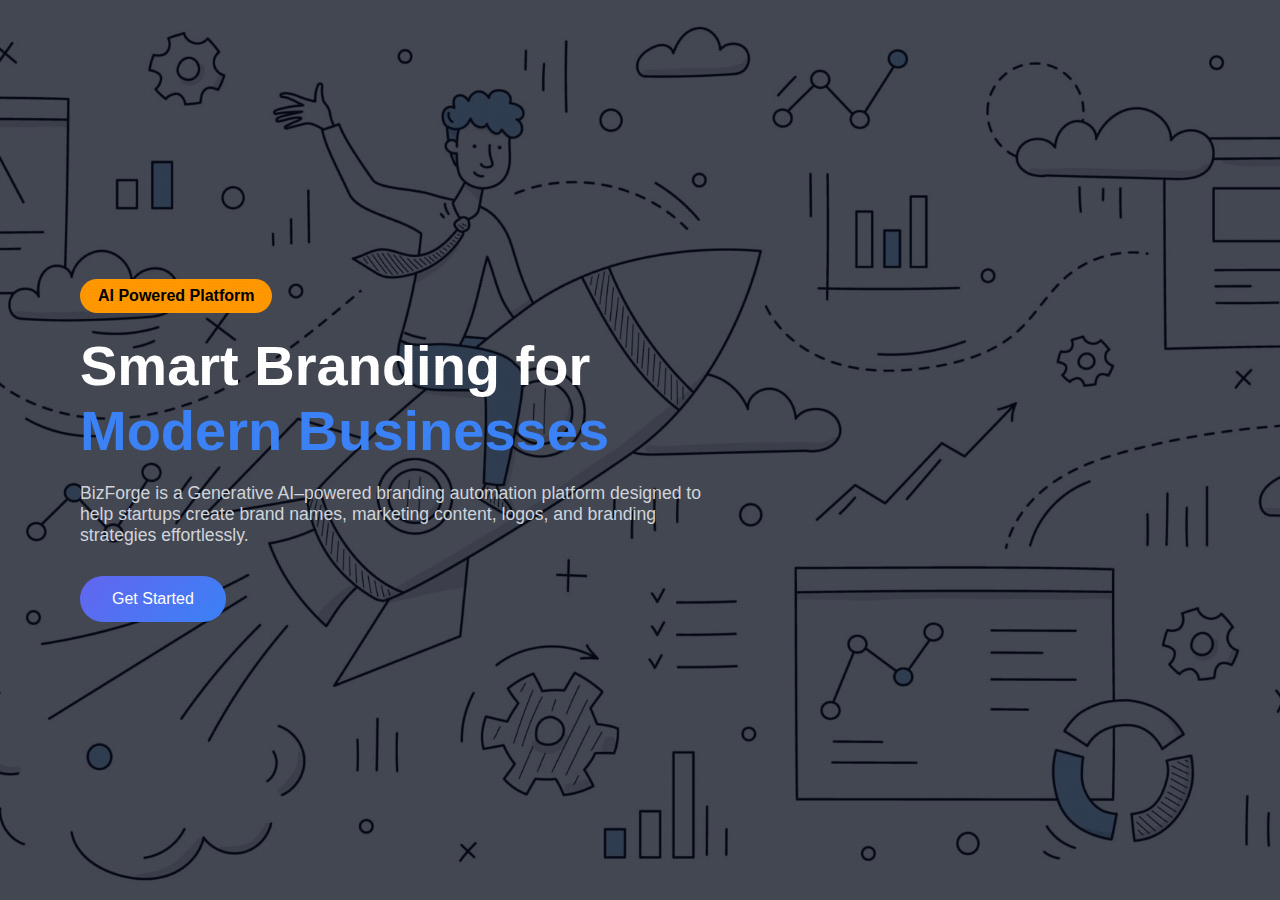
<file: frontend/landing.html>
<!DOCTYPE html>
<html lang="en">
<head>
  <meta charset="UTF-8">
  <title>BizForge – AI Branding Platform</title>
  <link rel="stylesheet" href="style.css">
</head>
<body>

<!-- HERO SECTION -->
<section class="hero">

  <div class="hero-content">
    <span class="badge">AI Powered Platform</span>

    <h1>
      Smart Branding for<br>
      <span>Modern Businesses</span>
    </h1>

    <p>
      BizForge is a Generative AI–powered branding automation platform
      designed to help startups create brand names, marketing content,
      logos, and branding strategies effortlessly.
    </p>

    <div class="hero-buttons">
      <button class="primary-btn" onclick="enterApp()">Get Started</button>
    </div>
  </div>

</section>

<script>
  function enterApp() {
    window.location.href = "index.html";
  }
</script>

</body>
</html>
</file>
<file: frontend/style.css>
/* ================= GLOBAL ================= */
* {
  margin: 0;
  padding: 0;
  box-sizing: border-box;
  font-family: Arial, sans-serif;
}

body {
  min-height: 100vh;

  /* Vintage overlay + image */
  background:
    linear-gradient(
      rgba(248, 244, 235, 0.88),   /* warm paper tone */
      rgba(235, 228, 215, 0.88)
    ),
    url("dow2.jpeg");

  background-size: cover;
  background-position: center;
  background-repeat: no-repeat;
  background-attachment: fixed;

  font-family: Arial, sans-serif;
}
body::before {
  content: "";
  position: fixed;
  inset: 0;

  background-image: 
    radial-gradient(rgba(0,0,0,0.03) 1px, transparent 1px);
  background-size: 3px 3px;

  pointer-events: none;
  z-index: 0;
}





/* ================= NAVBAR ================= */
.navbar {
  position: sticky;
  top: 0;
  height: 64px;
  /* background: linear-gradient(135deg, #6366f1, #3b82f6);
  color: white; */
  display: flex;
  justify-content: space-between;
  align-items: center;
  padding: 0 40px;
  z-index: 1000;
  /* background-color: #1f2937;
    color: #ffffff; */
  background: rgba(255, 255, 255, 0.15);
     backdrop-filter: blur(500px); 
    border-bottom: 1px solid rgba(255, 255, 255, 0.3);
    color: #1f2937;
  }

.nav-brand {
  font-size: 22px;
  font-weight: 700;
}

.nav-links {
  list-style: none;
  display: flex;
  gap: 22px;
  
}

.nav-links li {
  cursor: pointer;
  font-weight: 600;
  background-color: #2e3947;
    color: #ffffff;
}

.nav-links li:hover {
  text-decoration: underline;
}

/* ================= MAIN BODY ================= */
 .main-container {
  max-width: 900px;
  margin: 40px auto;
  /* background: white; */
  padding: 40px;
  border-radius: 20px;
  box-shadow: 0 15px 35px rgba(0,0,0,0.12);
  text-align: center;
  background: transparent;
  backdrop-filter: blur(1px) saturate(110%);
  border-radius: 24px;

  box-shadow:
    0 20px 40px rgba(0,0,0,0.15),
    inset 0 0 0 1px rgba(255,255,255,0.6);

  text-align: center;
} 
.inputs {
  display: flex;
  justify-content: center;
  gap: 10px;
  margin-bottom: 20px;
}

input {
  width: 200px;
  padding: 12px;
  border-radius: 10px;
  border: 1px solid #dbe1ff;
}

textarea {
  width: 70%;
  height: 120px;
  padding: 14px;
  border-radius: 14px;
  border: 1px solid #dbe1ff;
  resize: none;
}

/* ================= RESULT ================= */
.result-section {
  margin-top: 30px;
}

pre {
  background: #f9fafb;
  padding: 18px;
  border-radius: 14px;
  text-align: left;
  white-space: pre-wrap;
}

/* ================= LOGO ================= */
.logo-container img {
  max-width: 300px;
  margin-top: 20px;
}

/* ================= CHAT TOGGLE BUTTON ================= */
.ai-toggle {
  position: fixed;
  bottom: 20px;
  right: 20px;
  width: 56px;
  height: 56px;
  border-radius: 50%;
  background: #1a73e8;
  color: white;
  border: none;
  font-size: 22px;
  cursor: pointer;
  z-index: 1001;
}

/* ================= RIGHT SLIDE CHAT PANEL ================= */
.chat-panel {
  position: fixed;
  top: 64px;
  right: 0;
  width: 360px;
  height: calc(100vh - 64px);
  background: white;
  box-shadow: -10px 0 30px rgba(0,0,0,0.15);
  transform: translateX(100%);
  transition: transform 0.35s ease-in-out;
  display: flex;
  flex-direction: column;
  z-index: 999;
}

.chat-panel.open {
  transform: translateX(0);
}

/* HEADER */
.chat-header {
  padding: 14px;
  /* background: linear-gradient(135deg, #6366f1, #3b82f6);
  color: white; */
    background-color: #2e3947;
    color: #ffffff;
  font-weight: 600;
  display: flex;
  justify-content: space-between;
  align-items: center;
}

/* BODY */
.chat-body {
  flex: 1;
  padding: 14px;
  overflow-y: auto;
  background: #f8fafc;
}

/* FOOTER */
.chat-footer {
  display: flex;
  gap: 6px;
  padding: 10px;
  border-top: 1px solid #e5e7eb;
}

.chat-footer input {
  flex: 1;
  padding: 10px;
  border-radius: 10px;
  border: 1px solid #dbe1ff;
}

/* MESSAGES */
.ai-message {
  padding: 10px 14px;
  border-radius: 12px;
  margin-bottom: 8px;
  max-width: 85%;
}

.ai-bot {
  background: #e5e7eb;
}

.ai-user {
  background: linear-gradient(135deg, #6366f1, #3b82f6);
  color: white;
  margin-left: auto;
}

/* ================= LANDING PAGE ================= */
.hero {
  min-height: 100vh;
  display: flex;
  align-items: center;
  padding: 80px;
  background-image:
    linear-gradient(rgba(5,10,25,0.75), rgba(5,10,25,0.75)),
    url("background.jpg");
  background-size: cover;
  background-position: center;
  color: white;
}

.hero-content {
  max-width: 650px;
}

.badge {
  padding: 8px 18px;
  background: #ff9800;
  color: black;
  font-weight: 600;
  border-radius: 999px;
  margin-bottom: 20px;
  display: inline-block;
}

.hero h1 {
  font-size: 3.5rem;
  margin-bottom: 20px;
}

.hero h1 span {
  color: #3b82f6;
}

.hero p {
  font-size: 1.1rem;
  color: #d1d5db;
  margin-bottom: 30px;
}

.hero-buttons {
  display: flex;
  gap: 16px;
}

.primary-btn,
.secondary-btn {
  padding: 14px 32px;
  border-radius: 999px;
  cursor: pointer;
  font-size: 16px;
}

.primary-btn {
  background: linear-gradient(135deg, #6366f1, #3b82f6);
  color: white;
  border: none;
}

.secondary-btn {
  background: transparent;
  border: 1px solid white;
  color: white;
}

.nav-links li {
  font-weight: 600;
  padding: 6px 10px;
  border-radius: 8px;
  user-select: none;
  outline: none;

  transition: background 0.25s ease, color 0.25s ease;
}

.nav-links li:hover {
  background: rgba(39, 21, 241, 0.2);
  color: #fafafb;
}
.nav-links li:focus {
  outline: none;
}

.chat-panel {
  position: fixed;
  top: 64px;
  right: 0;
  width: 360px;
  height: calc(100vh - 64px);

  background: #ffffff;
  box-shadow: -10px 0 30px rgba(0,0,0,0.15);

  transform: translateX(100%);
  transition: transform 0.35s ease-in-out;

  display: flex;
  flex-direction: column;

  z-index: 9999; /* 🔥 VERY HIGH */
}
.nav-links li:hover {
  background: rgb(205, 90, 1); /* cyan */
  color: #ffffff;
  text-decoration: none;
}

.chat-header button {
  background: rgba(255, 255, 255, 0.18);
  border: none;
  color: white;
  font-size: 18px;
  font-weight: bold;
  width: 32px;
  height: 32px;
  border-radius: 8px;
  cursor: pointer;
  transition: background 0.25s ease, transform 0.2s ease;
}

.chat-header button:hover {
  background: rgba(255, 255, 255, 0.35);
  transform: scale(1.05);
}
.chat-footer button {
   background-color: #2e3947;
    color: #ffffff;
  border: none;
  padding: 10px 18px;
  border-radius: 12px;
  font-weight: 600;
  cursor: pointer;
  transition: transform 0.2s ease, box-shadow 0.25s ease;
}

.chat-footer button:hover {
  transform: translateY(-1px);
  box-shadow: 0 6px 18px rgba(59, 130, 246, 0.45);
}
#output{
  user-select: none;
}
.ai-toggle{
  user-select: none;
}
.nav-brand{
  user-select: none;
}
/* Disable text selection & caret inside chat messages */
.chat-body,
.ai-message,
.ai-bot,
.ai-user {
  user-select: none;
  caret-color: transparent;
}
.chat-footer input {
  user-select: text;
  caret-color: auto;
}
</file>
